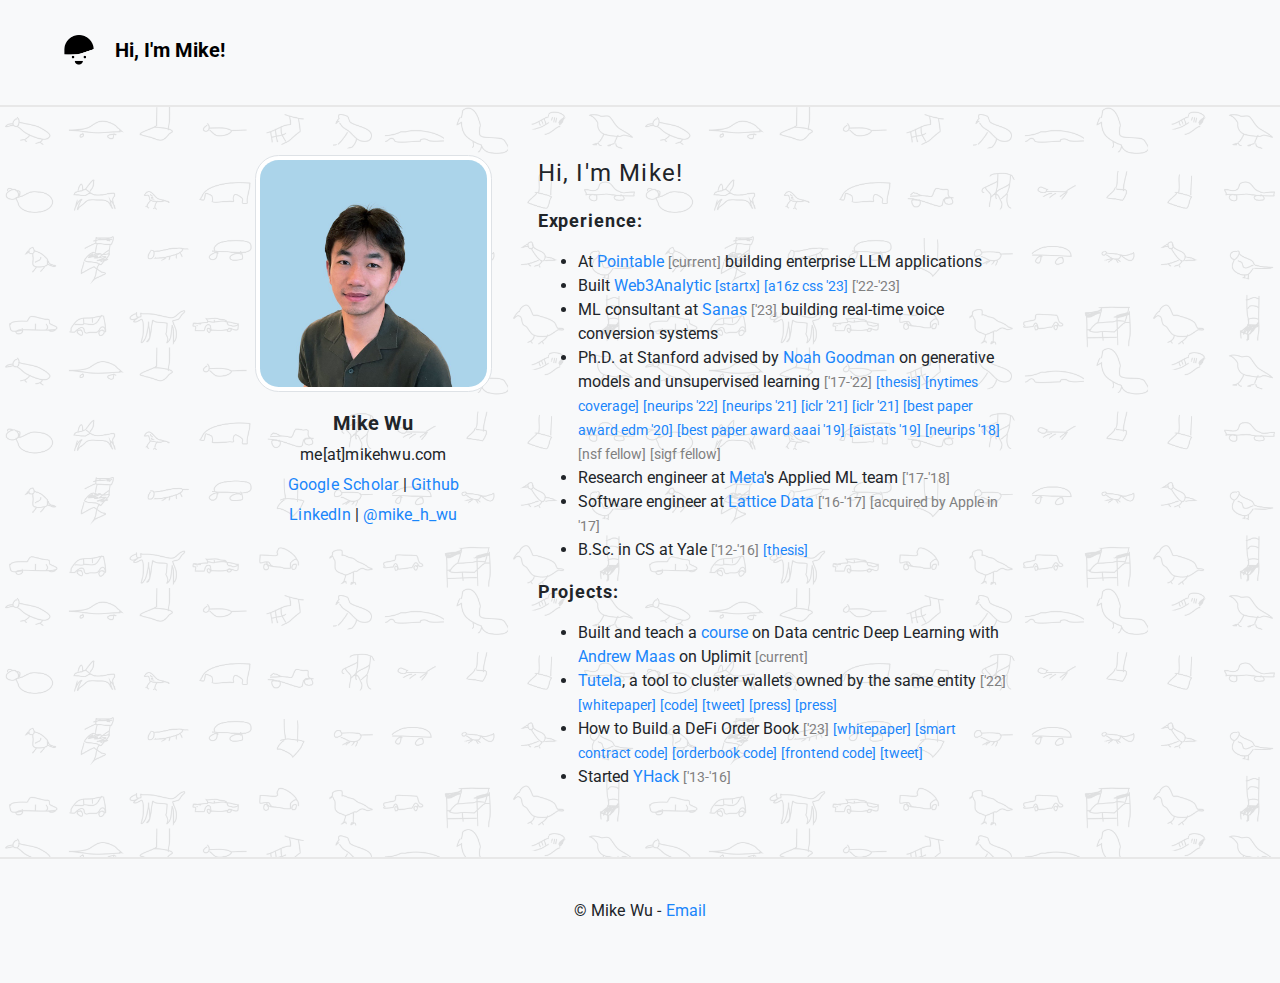
<file: index.html>
<!DOCTYPE html>
<html>
  <head>
    <!-- meta tags -->
    <meta charset="utf-8">
    <meta http-equiv="X-UA-Compatible" content="chrome=1">
    <meta name="viewport" content="width=device-width, initial-scale=1, user-scalable=no">
    <meta name="keywords" content="Mike Wu, Hongfei, Mike, Wu, Stanford, Yale, Invrea, machine learning, AI">
    <meta name="author" content="Mike Wu">
    <meta name="description" content="I'm Mike Wu!">

    <!-- css inclusions. -->
    <link rel='stylesheet' href='css/style.css' />
    <script src="https://code.jquery.com/jquery-3.3.1.slim.min.js" integrity="sha384-q8i/X+965DzO0rT7abK41JStQIAqVgRVzpbzo5smXKp4YfRvH+8abtTE1Pi6jizo" crossorigin="anonymous"></script>
    <script src="https://cdnjs.cloudflare.com/ajax/libs/popper.js/1.14.7/umd/popper.min.js" integrity="sha384-UO2eT0CpHqdSJQ6hJty5KVphtPhzWj9WO1clHTMGa3JDZwrnQq4sF86dIHNDz0W1" crossorigin="anonymous"></script>
    <link rel="stylesheet" href="https://stackpath.bootstrapcdn.com/bootstrap/4.3.1/css/bootstrap.min.css" integrity="sha384-ggOyR0iXCbMQv3Xipma34MD+dH/1fQ784/j6cY/iJTQUOhcWr7x9JvoRxT2MZw1T" crossorigin="anonymous">
    <link href="https://fonts.googleapis.com/css?family=Roboto&display=swap" rel="stylesheet">
    <script src="https://stackpath.bootstrapcdn.com/bootstrap/4.3.1/js/bootstrap.min.js" integrity="sha384-JjSmVgyd0p3pXB1rRibZUAYoIIy6OrQ6VrjIEaFf/nJGzIxFDsf4x0xIM+B07jRM" crossorigin="anonymous"></script>
    <meta name="google-site-verification" content="gqABhyTbrCW1CtRqLqXhK3j909rFVxeYsQjeY5fTp74" />
    <!-- favicon link. -->
    <link rel='icon' href='favicon.png' />
    <link href="https://fonts.googleapis.com/css?family=Roboto" rel="stylesheet">
    <!-- client-side javascript. -->
    <title> Mike Wu | Home </title>
  </head>
  <!-- Google tag (gtag.js) -->
  <script async src="https://www.googletagmanager.com/gtag/js?id=G-D5520DGEK2"></script>
  <script>
    window.dataLayer = window.dataLayer || [];
    function gtag(){dataLayer.push(arguments);}
    gtag('js', new Date());
    gtag('config', 'G-D5520DGEK2');
  </script>
  <body class="d-flex flex-column new">
    <header>
      <nav class="navbar navbar-expand-lg navbar-light navbar-custom">
        <a class="navbar-brand" href="./index.html">
          <img src="./img/favicon.png" width="30" height="30" class="d-inline-block align-top" alt="">
          <span id="navbar-name" style='color: black'>Hi, I'm Mike!</span>
        </a>
        <button class="navbar-toggler" type="button" data-toggle="collapse" data-target="#navbarNav" aria-controls="navbarNav" aria-expanded="false" aria-label="Toggle navigation">
          <span class="navbar-toggler-icon"></span>
        </button>
      </nav>
    </header>
    <main>
      <div id="wrapper">
        <div class="container">
          <div class="section-about section-minimize section" id="section-small">
            <div class="info-minimize">
              <div class="profile-image">
                <img class="img-thumbnail" src="./img/profile.jpeg" border="0" style='border-radius: 10%;'>
              </div>
              <p style='font-size: 20px;''>
                <b>Mike Wu</b><br />
                <span style='font-size: 16px'>me[at]mikehwu.com</span><br />
                <span style='font-size:16px'>
                  <a href="https://scholar.google.com/citations?user=yVmdPsPEIFIC&hl=en&oi=ao">Google Scholar</a> | <a target="_blank" href="https://github.com/mhw32">Github</a><br />
                </span>
                <span style='font-size:16px'>
                  <a href="https://www.linkedin.com/in/mike-h-wu">LinkedIn</a> | <a  target="_blank" href="https://twitter.com/mike_h_wu">@mike_h_wu</a><br />
                </span>
              </p>
            </div>
            <div class="section-about-description section-about-minimize">
              <p style='text-align: left; font-size: 24px;'>
                Hi! I'm Mike.
              </p>
              <p style='text-align: left; font-size: 18px;'>
                <b>Experience:</b>
              </p>
              <p style='text-align: left; font-size: 18px;'>
                <ul>
                  <li>
                    At <a href="https://pointable.ai/">Pointable</a> <span style="font-size: 14px; color: gray">[current]</span> building enterprise LLM applications
                  </li>
                  <li>
                    Built <a href="https://www.web3analytic.xyz">Web3Analytic</a> <a href="https://startx.com/" style="font-size: 14px">[startx]</a> <a href="https://a16zcrypto.com/crypto-startup-school/" style="font-size: 14px">[a16z css '23]</a> <span style="font-size: 14px; color: gray">['22-'23]</span>
                  </li>
                  <li>
                    ML consultant at <a href="https://www.sanas.ai/">Sanas</a> <span style="font-size: 14px; color: gray">['23]</span> building real-time voice conversion systems
                  </li>
                  <li>
                    Ph.D. at Stanford advised by <a href="https://cocolab.stanford.edu/">Noah Goodman</a> on generative models and unsupervised learning <span style="font-size: 14px; color: gray">['17-'22]</span>  
                    <a href="https://drive.google.com/file/d/10IXi-RleFoG9L6G70TEKbAGd-v29R2Zz/view" style="font-size: 14px">[thesis]</a> <a href="https://www.nytimes.com/2021/07/20/technology/ai-education-neural-networks.html" style="font-size: 14px">[nytimes coverage]</a> <a href="https://arxiv.org/pdf/2205.09735.pdf" style="font-size: 14px">[neurips '22]</a> <a href="https://arxiv.org/pdf/2106.00769.pdf" style="font-size: 14px">[neurips '21]</a> <a href="https://arxiv.org/pdf/2010.07432.pdf" style="font-size: 14px">[iclr '21]</a> <a href="https://arxiv.org/pdf/2010.02037.pdf" style="font-size: 14px">[iclr '21]</a> <a href="https://arxiv.org/pdf/2002.00276.pdf" style="font-size: 14px">[best paper award edm '20]</a> <a href="https://arxiv.org/pdf/1809.01357.pdf" style="font-size: 14px">[best paper award aaai '19]</a> <a href="https://arxiv.org/pdf/1810.02555.pdf" style="font-size: 14px">[aistats '19]</a> <a href="https://arxiv.org/pdf/1802.05335.pdf" style="font-size: 14px">[neurips '18]</a> <span style="font-size: 14px; color: gray">[nsf fellow]</span> <span style="font-size: 14px; color: gray">[sigf fellow]</span>
                  </li>
                  <li>
                    Research engineer at <a href="https://ai.facebook.com">Meta</a>'s Applied ML team <span style="font-size: 14px; color: gray">['17-'18]</span>
                  </li>
                  <li>
                    Software engineer at <a href="https://www.linkedin.com/company/latticedata">Lattice Data</a> <span style="font-size: 14px; color: gray">['16-'17]</span> <span style="font-size: 14px; color: gray">[acquired by Apple in '17]</span>
                  </li>
                  <li>
                    B.Sc. in CS at Yale <span style="font-size: 14px; color: gray">['12-'16]</span> <a href="https://arxiv.org/pdf/2204.00443.pdf" style="font-size: 14px">[thesis]</a>
                  </li>
                </ul>
              </p>
              <p style='text-align: left; font-size: 18px;'>
                <b>Projects:</b>
              </p>
              <p style='text-align: left; font-size: 18px;'>
                <ul>
                  <li>
                    Built and teach a <a href="https://corise.com/course/data-centric-deep-learning">course</a> on Data centric Deep Learning with <a href="https://ai.stanford.edu/~amaas/">Andrew Maas</a> on Uplimit <span style="font-size: 14px; color: gray">[current]</span>
                  </li>
                  <li>
                    <a href="https://tutela.xyz/">Tutela</a>, a tool to cluster  wallets owned by the same entity <span style="font-size: 14px; color: gray">['22]</span> <a href="https://arxiv.org/abs/2201.06811" style="font-size: 14px">[whitepaper]</a> <a href="https://github.com/pareto-xyz/tutela-app" style="font-size: 14px">[code]</a> <a href="https://twitter.com/mike_h_wu/status/1491199494138253313" style="font-size: 14px">[tweet]</a> <a href="https://www.stanfordcrypto.io/chats/tutela" style="font-size: 14px">[press]</a> <a href="https://golem.foundation/2022/02/07/interview-Tutela.html" style="font-size: 14px">[press]</a>
                  </li>
                  <li>
                    How to Build a DeFi Order Book <span style="font-size: 14px; color: gray">['23]</span> <a href="https://github.com/pareto-xyz/pareto-order-book-whitepaper/blob/main/how_to_orderbook.pdf" style="font-size: 14px">[whitepaper]</a> <a href="https://github.com/pareto-xyz/pareto-core-v1" style="font-size: 14px">[smart contract code]</a> <a href="https://github.com/pareto-xyz/pareto-orderbook-v1" style="font-size: 14px">[orderbook code]</a> <a href="https://github.com/pareto-xyz/pareto-app-v1" style="font-size: 14px">[frontend code]</a> <a href="https://twitter.com/mike_h_wu/status/1626295784638681093?s=20" style="font-size: 14px">[tweet]</a>
                  </li>
                  <li>
                    Started <a href="https://yhack.org/">YHack</a> <span style="font-size: 14px; color: gray">['13-'16]</span> 
                  </li>
                </ul>
              </p>
            </div>
            <br/>
          </div>
          <div class="section-about section" id="section-big">
            <div class="row">
              <div class="col-4" style='text-align: center;'>
                <div class="profile-image">
                  <img class="img-thumbnail" src="./img/profile.jpeg" border="0" style='border-radius: 10%;'>
                </div>
                <div style='font-size: 20px'>
                  <p>
                    <b>Mike Wu</b><br />
                    <span style='font-size: 16px'>me[at]mikehwu.com</span><br />
                    <span style='font-size:16px'>
                      <a href="https://scholar.google.com/citations?user=yVmdPsPEIFIC&hl=en&oi=ao">Google Scholar</a> | <a target="_blank" href="https://github.com/mhw32">Github</a><br />
                    </span>
                    <span style='font-size:16px'>
                      <a href="https://www.linkedin.com/in/mike-h-wu">LinkedIn</a> | <a  target="_blank" href="https://twitter.com/mike_h_wu">@mike_h_wu</a><br />
                    </span>
                  </p>
                </div>
              </div>
              <div class="col-8">
                <div class="section-about-description">
                  <p style='text-align: left; font-size: 24px;'>
                    Hi, I'm Mike!
                  </p>
                  <p style='text-align: left; font-size: 18px;'>
                    <b>Experience:</b>
                  </p>
                  <p style='text-align: left; font-size: 18px;'>
                    <ul>
                      <li>
                        At <a href="https://pointable.ai/">Pointable</a> <span style="font-size: 14px; color: gray">[current]</span> building enterprise LLM applications
                      </li>
                      <li>
                        Built <a href="https://www.web3analytic.xyz">Web3Analytic</a> <a href="https://startx.com/" style="font-size: 14px">[startx]</a> <a href="https://a16zcrypto.com/crypto-startup-school/" style="font-size: 14px">[a16z css '23]</a> <span style="font-size: 14px; color: gray">['22-'23]</span>
                      </li>
                      <li>
                        ML consultant at <a href="https://www.sanas.ai/">Sanas</a> <span style="font-size: 14px; color: gray">['23]</span> building real-time voice conversion systems
                      </li>
                      <li>
                        Ph.D. at Stanford advised by <a href="https://cocolab.stanford.edu/">Noah Goodman</a> on generative models and unsupervised learning <span style="font-size: 14px; color: gray">['17-'22]</span>  
                        <a href="https://drive.google.com/file/d/10IXi-RleFoG9L6G70TEKbAGd-v29R2Zz/view" style="font-size: 14px">[thesis]</a> <a href="https://www.nytimes.com/2021/07/20/technology/ai-education-neural-networks.html" style="font-size: 14px">[nytimes coverage]</a> <a href="https://arxiv.org/pdf/2205.09735.pdf" style="font-size: 14px">[neurips '22]</a> <a href="https://arxiv.org/pdf/2106.00769.pdf" style="font-size: 14px">[neurips '21]</a> <a href="https://arxiv.org/pdf/2010.07432.pdf" style="font-size: 14px">[iclr '21]</a> <a href="https://arxiv.org/pdf/2010.02037.pdf" style="font-size: 14px">[iclr '21]</a> <a href="https://arxiv.org/pdf/2002.00276.pdf" style="font-size: 14px">[best paper award edm '20]</a> <a href="https://arxiv.org/pdf/1809.01357.pdf" style="font-size: 14px">[best paper award aaai '19]</a> <a href="https://arxiv.org/pdf/1810.02555.pdf" style="font-size: 14px">[aistats '19]</a> <a href="https://arxiv.org/pdf/1802.05335.pdf" style="font-size: 14px">[neurips '18]</a> <span style="font-size: 14px; color: gray">[nsf fellow]</span> <span style="font-size: 14px; color: gray">[sigf fellow]</span>
                      </li>
                      <li>
                        Research engineer at <a href="https://ai.facebook.com">Meta</a>'s Applied ML team <span style="font-size: 14px; color: gray">['17-'18]</span>
                      </li>
                      <li>
                        Software engineer at <a href="https://www.linkedin.com/company/latticedata">Lattice Data</a> <span style="font-size: 14px; color: gray">['16-'17]</span> <span style="font-size: 14px; color: gray">[acquired by Apple in '17]</span>
                      </li>
                      <li>
                        B.Sc. in CS at Yale <span style="font-size: 14px; color: gray">['12-'16]</span> <a href="https://arxiv.org/pdf/2204.00443.pdf" style="font-size: 14px">[thesis]</a>
                      </li>
                    </ul>
                  </p>
                  <p style='text-align: left; font-size: 18px;'>
                    <b>Projects:</b>
                  </p>
                  <p style='text-align: left; font-size: 18px;'>
                    <ul>
                      <li>
                        Built and teach a <a href="https://corise.com/course/data-centric-deep-learning">course</a> on Data centric Deep Learning with <a href="https://ai.stanford.edu/~amaas/">Andrew Maas</a> on Uplimit <span style="font-size: 14px; color: gray">[current]</span>
                      </li>
                      <li>
                        <a href="https://tutela.xyz/">Tutela</a>, a tool to cluster  wallets owned by the same entity <span style="font-size: 14px; color: gray">['22]</span> <a href="https://arxiv.org/abs/2201.06811" style="font-size: 14px">[whitepaper]</a> <a href="https://github.com/pareto-xyz/tutela-app" style="font-size: 14px">[code]</a> <a href="https://twitter.com/mike_h_wu/status/1491199494138253313" style="font-size: 14px">[tweet]</a> <a href="https://www.stanfordcrypto.io/chats/tutela" style="font-size: 14px">[press]</a> <a href="https://golem.foundation/2022/02/07/interview-Tutela.html" style="font-size: 14px">[press]</a>
                      </li>
                      <li>
                        How to Build a DeFi Order Book <span style="font-size: 14px; color: gray">['23]</span> <a href="https://github.com/pareto-xyz/pareto-order-book-whitepaper/blob/main/how_to_orderbook.pdf" style="font-size: 14px">[whitepaper]</a> <a href="https://github.com/pareto-xyz/pareto-core-v1" style="font-size: 14px">[smart contract code]</a> <a href="https://github.com/pareto-xyz/pareto-orderbook-v1" style="font-size: 14px">[orderbook code]</a> <a href="https://github.com/pareto-xyz/pareto-app-v1" style="font-size: 14px">[frontend code]</a> <a href="https://twitter.com/mike_h_wu/status/1626295784638681093?s=20" style="font-size: 14px">[tweet]</a>
                      </li>
                      <li>
                        Started <a href="https://yhack.org/">YHack</a> <span style="font-size: 14px; color: gray">['13-'16]</span> 
                      </li>
                    </ul>
                  </p>
                </div>
              </div>
            </div>
          </div>
        </div>
      </div>
    </main>
    <footer id="sticky-footer" class="py-4 bg-light">
      <div class="container text-center" style="padding-top: 1rem !important;">
        <p>&copy; Mike Wu - <a href="mailto:me@mikehwu.com">Email</a></p>
      </div>
    </footer>
  </body>
</html>
<script>
  // resize
  function ProfileResize(eventSize) {
    if ($(window).width() < eventSize) {
      $('#section-big').hide();
      $('#section-small').show();
    } else {
      $('#section-big').show();
      $('#section-small').hide();
    }
  }
  $("document").ready(function(){
    ProfileResize(750);
  });
  $(window).resize(function() {
    console.log('here');
    console.log($(window).width());
    ProfileResize(750);
  });
</script>
</file>
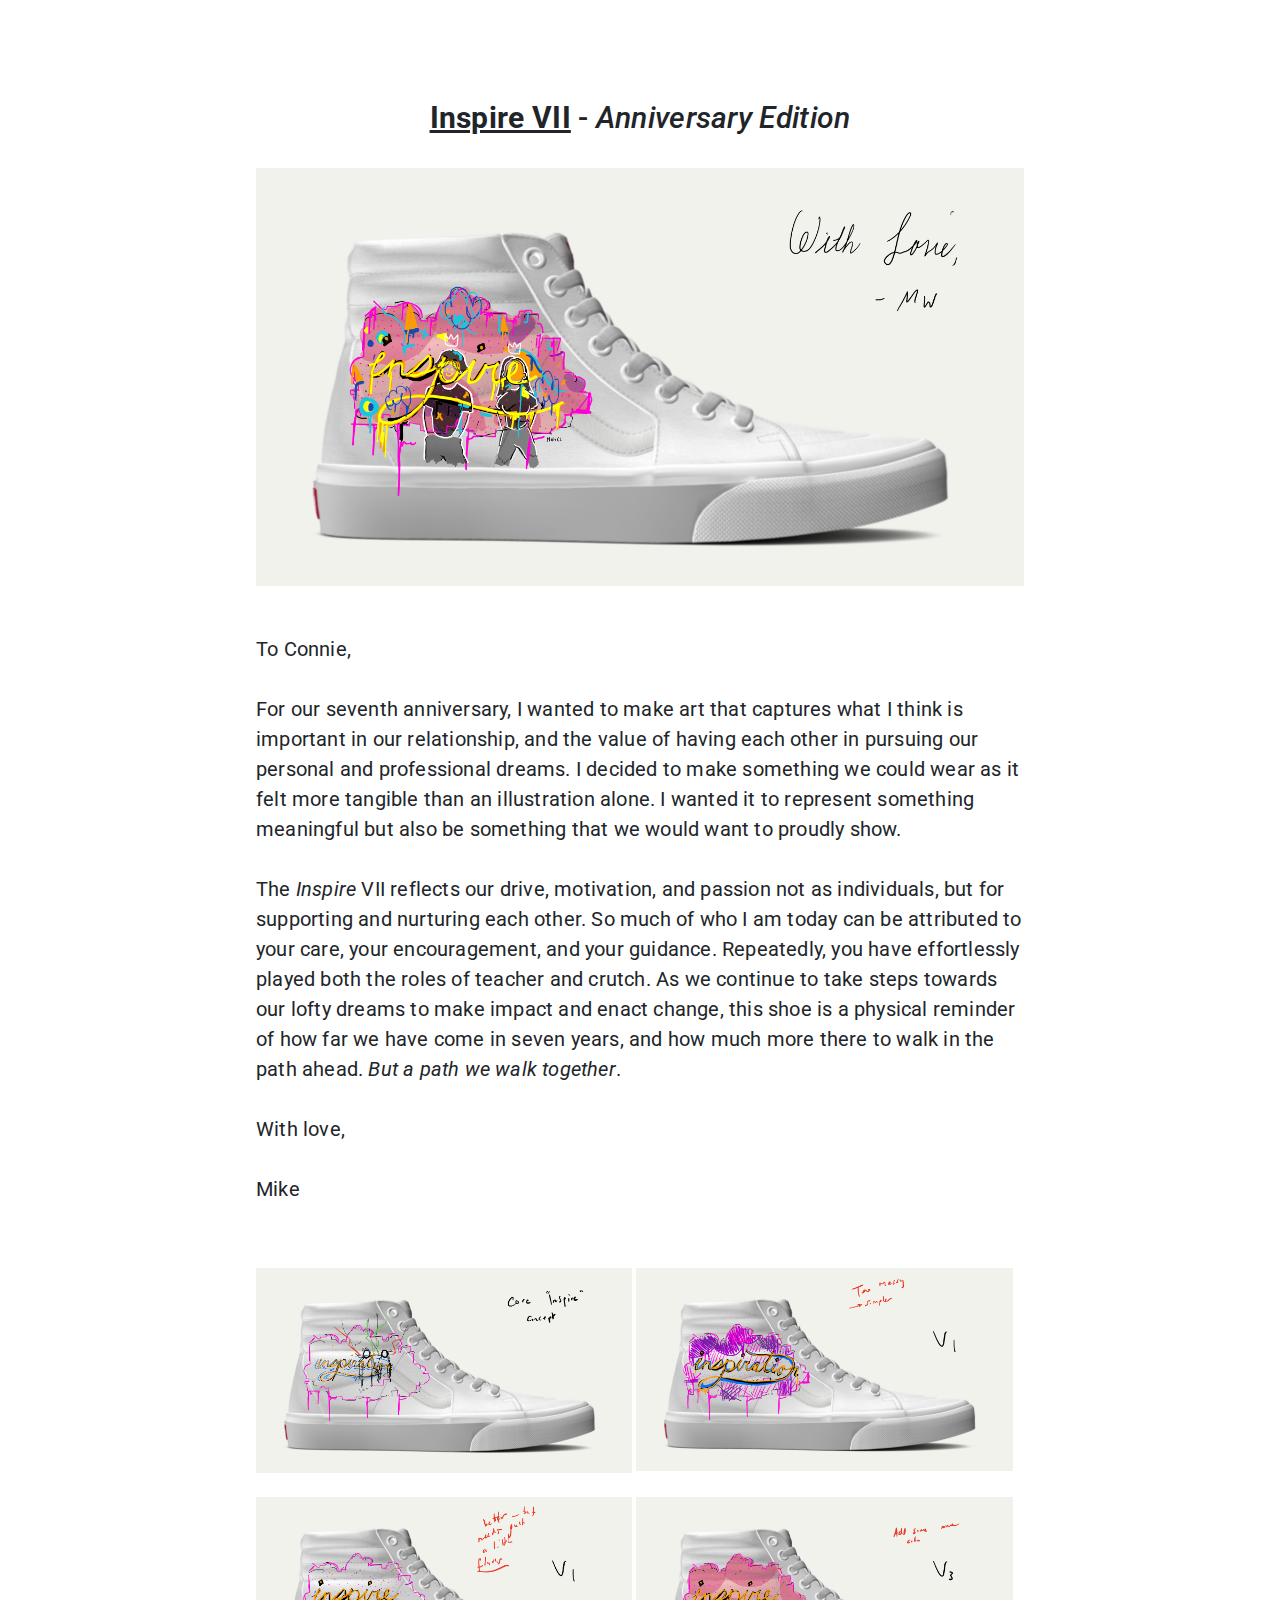
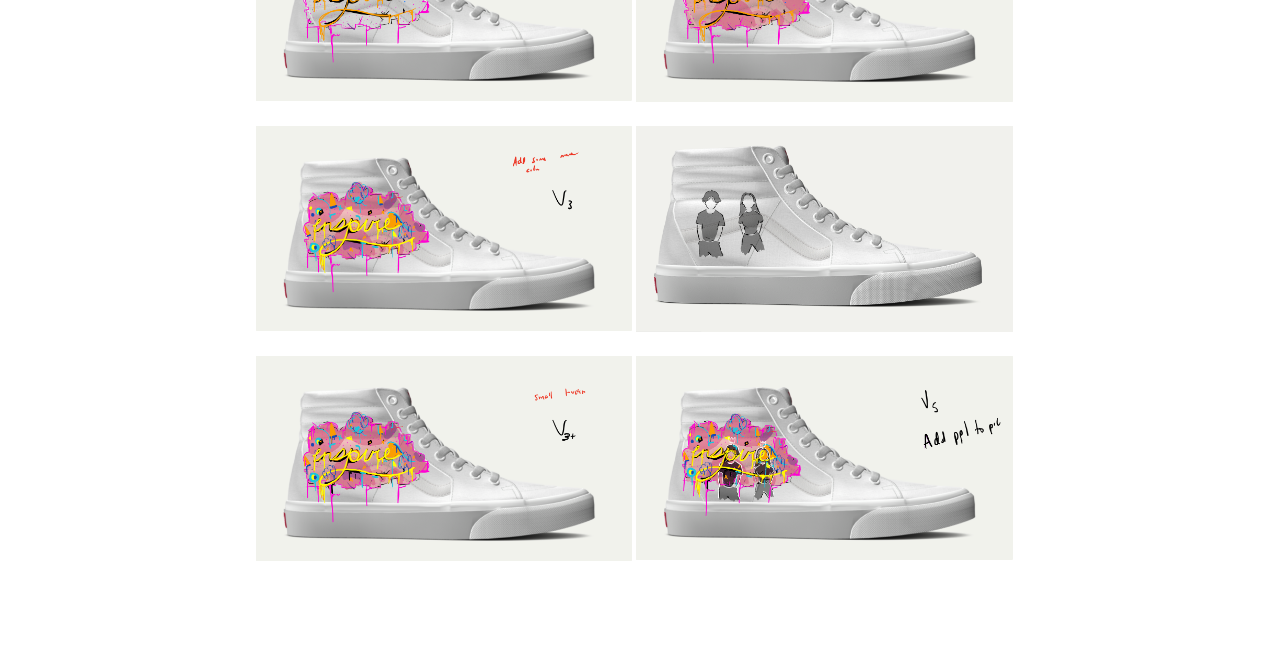
<file: inspire.html>
<!DOCTYPE html>
<html>
  <head>
    <!-- meta tags -->
    <meta charset="utf-8">
    <meta http-equiv="X-UA-Compatible" content="chrome=1">
    <meta name="viewport" content="width=device-width, initial-scale=1, user-scalable=no">
    <meta name="keywords" content="Mike Wu, Hongfei, Mike, Wu, Yale, Invrea, machine learning, AI">
    <meta name="author" content="Mike Wu">
    <meta name="description" content="I'm Mike Wu!">

    <!-- css inclusions. -->
    <link rel='stylesheet' href='css/style.css' />
    <script src="https://code.jquery.com/jquery-3.3.1.slim.min.js" integrity="sha384-q8i/X+965DzO0rT7abK41JStQIAqVgRVzpbzo5smXKp4YfRvH+8abtTE1Pi6jizo" crossorigin="anonymous"></script>
    <script src="https://cdnjs.cloudflare.com/ajax/libs/popper.js/1.14.7/umd/popper.min.js" integrity="sha384-UO2eT0CpHqdSJQ6hJty5KVphtPhzWj9WO1clHTMGa3JDZwrnQq4sF86dIHNDz0W1" crossorigin="anonymous"></script>
    <link rel="stylesheet" href="https://stackpath.bootstrapcdn.com/bootstrap/4.3.1/css/bootstrap.min.css" integrity="sha384-ggOyR0iXCbMQv3Xipma34MD+dH/1fQ784/j6cY/iJTQUOhcWr7x9JvoRxT2MZw1T" crossorigin="anonymous">
    <link href="https://fonts.googleapis.com/css?family=Roboto&display=swap" rel="stylesheet">
    <script src="https://stackpath.bootstrapcdn.com/bootstrap/4.3.1/js/bootstrap.min.js" integrity="sha384-JjSmVgyd0p3pXB1rRibZUAYoIIy6OrQ6VrjIEaFf/nJGzIxFDsf4x0xIM+B07jRM" crossorigin="anonymous"></script>
    <meta name="google-site-verification" content="gqABhyTbrCW1CtRqLqXhK3j909rFVxeYsQjeY5fTp74" />
    <!-- favicon link. -->
    <link rel='icon' href='favicon.png' />
    <link href="https://fonts.googleapis.com/css?family=Roboto" rel="stylesheet">
    <!-- client-side javascript. -->
    <title> Mike Wu | Home </title>

    <script>
      (function(i,s,o,g,r,a,m){i['GoogleAnalyticsObject']=r;i[r]=i[r]||function(){
      (i[r].q=i[r].q||[]).push(arguments)},i[r].l=1*new Date();a=s.createElement(o),
      m=s.getElementsByTagName(o)[0];a.async=1;a.src=g;m.parentNode.insertBefore(a,m)
      })(window,document,'script','https://www.google-analytics.com/analytics.js','ga');

      ga('create', 'UA-88659652-1', 'auto');
      ga('send', 'pageview');
    </script>
  </head>
  <body class="d-flex flex-column">
    <main>
      <div style='margin: 100px auto; text-align: center'>
        <div>
          <h3 style='font-size: 30px'><u><b>Inspire VII</b></u> - <i>Anniversary Edition</i></h3>
        </div>
        <br />
        <div>
          <img src="./img/inspire/final.png" width="60%"class="d-inline-block align-top" alt="">
        </div>
        <br />
        <br />
        <div style='text-align: left; margin: 0 20%'>
          <p style='font-size: 20px;'>
            To Connie,
            <br />
            <br />
            For our seventh anniversary, I wanted to make art that captures what I think is important in our relationship, and the value of having each other in pursuing our personal and professional dreams.
            I decided to make something we could wear as it felt more tangible than an illustration alone. I wanted it to represent something meaningful but also be something that we would want to proudly show.
            <br />
            <br />
            The <i>Inspire</i> VII reflects our drive, motivation, and passion not as individuals, but for supporting and nurturing each other. So much of who I am today can be attributed to your care, your encouragement, and your guidance. Repeatedly, you have effortlessly played both the roles of teacher and crutch. As we continue to take steps towards our lofty dreams to make impact and enact change, this shoe is a physical reminder of how far we have come in seven years, and how much more there to walk in the path ahead. <i>But a path we walk together</i>.
            <br />
            <br />
            With love,
            <br />
            <br />
            Mike
          </p>
          <br />
        </div>
        <br />
        <div style='text-align: left; margin: 0 20%'>
          <div style='text-align: left'>
            <img src="./img/inspire/step1.png"
            width="49%"class="d-inline-block align-top" alt="">
            <img src="./img/inspire/step2.png" width="49%"class="d-inline-block align-top" alt="">
            <br/><br/>
            <img src="./img/inspire/step3.png" width="49%"class="d-inline-block align-top" alt="">
            <img src="./img/inspire/step4.png" width="49%"class="d-inline-block align-top" alt="">
            <br/><br/>
            <img src="./img/inspire/step5.png" width="49%"class="d-inline-block align-top" alt="">
            <img src="./img/inspire/step6.png" width="49%"class="d-inline-block align-top" alt="">
            <br/><br/>
            <img src="./img/inspire/step7.png" width="49%"class="d-inline-block align-top" alt="">
            <img src="./img/inspire/step8.png" width="49%"class="d-inline-block align-top" alt="">
          </div>
        </div>
      </div>
    </main>
  </body>
</html>
<script>
  function ProfileResize(eventSize) {
    if ($(window).width() < eventSize) {
      $('#section-big').hide();
      $('#section-small').show();
    } else {
      $('#section-big').show();
      $('#section-small').hide();
    }
  }
  $("document").ready(function(){
    ProfileResize(750);
  });
  $(window).resize(function() {
    console.log('here');
    console.log($(window).width());
    ProfileResize(750);
  });
</script>
</file>
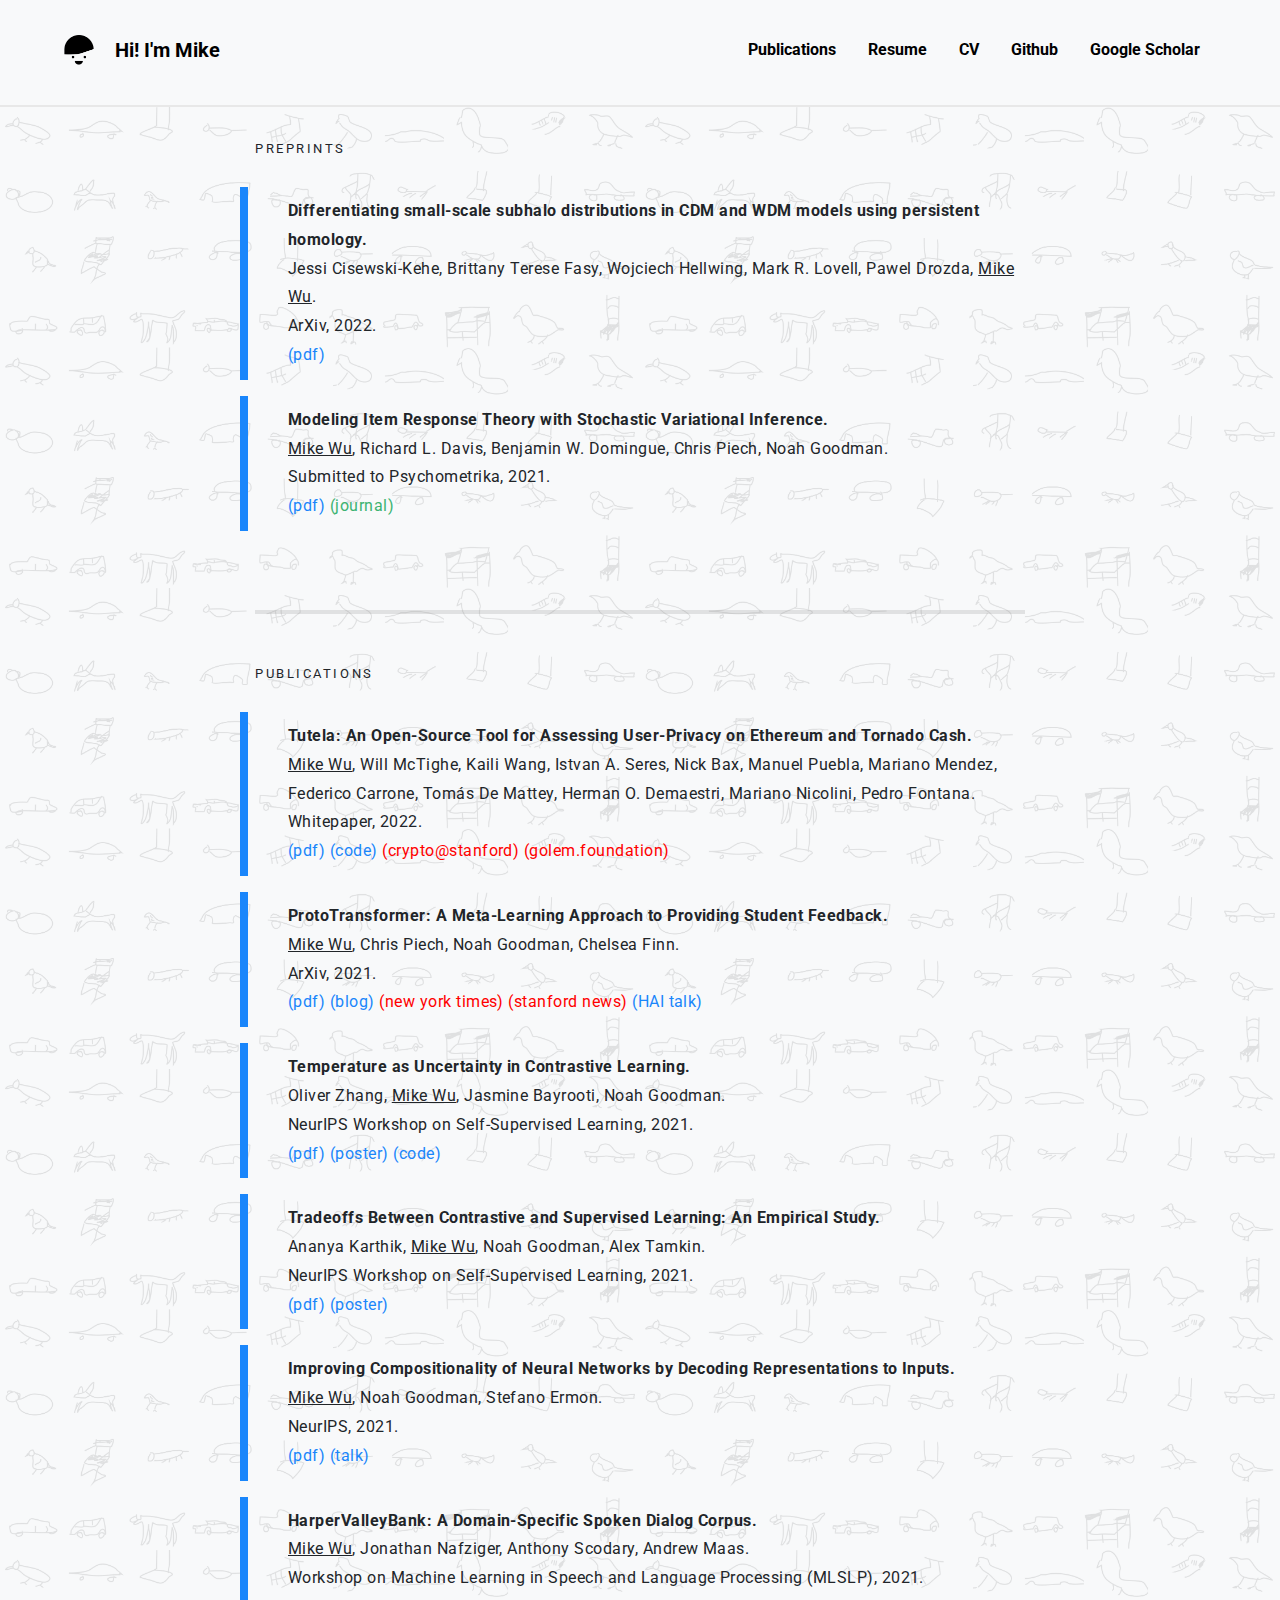
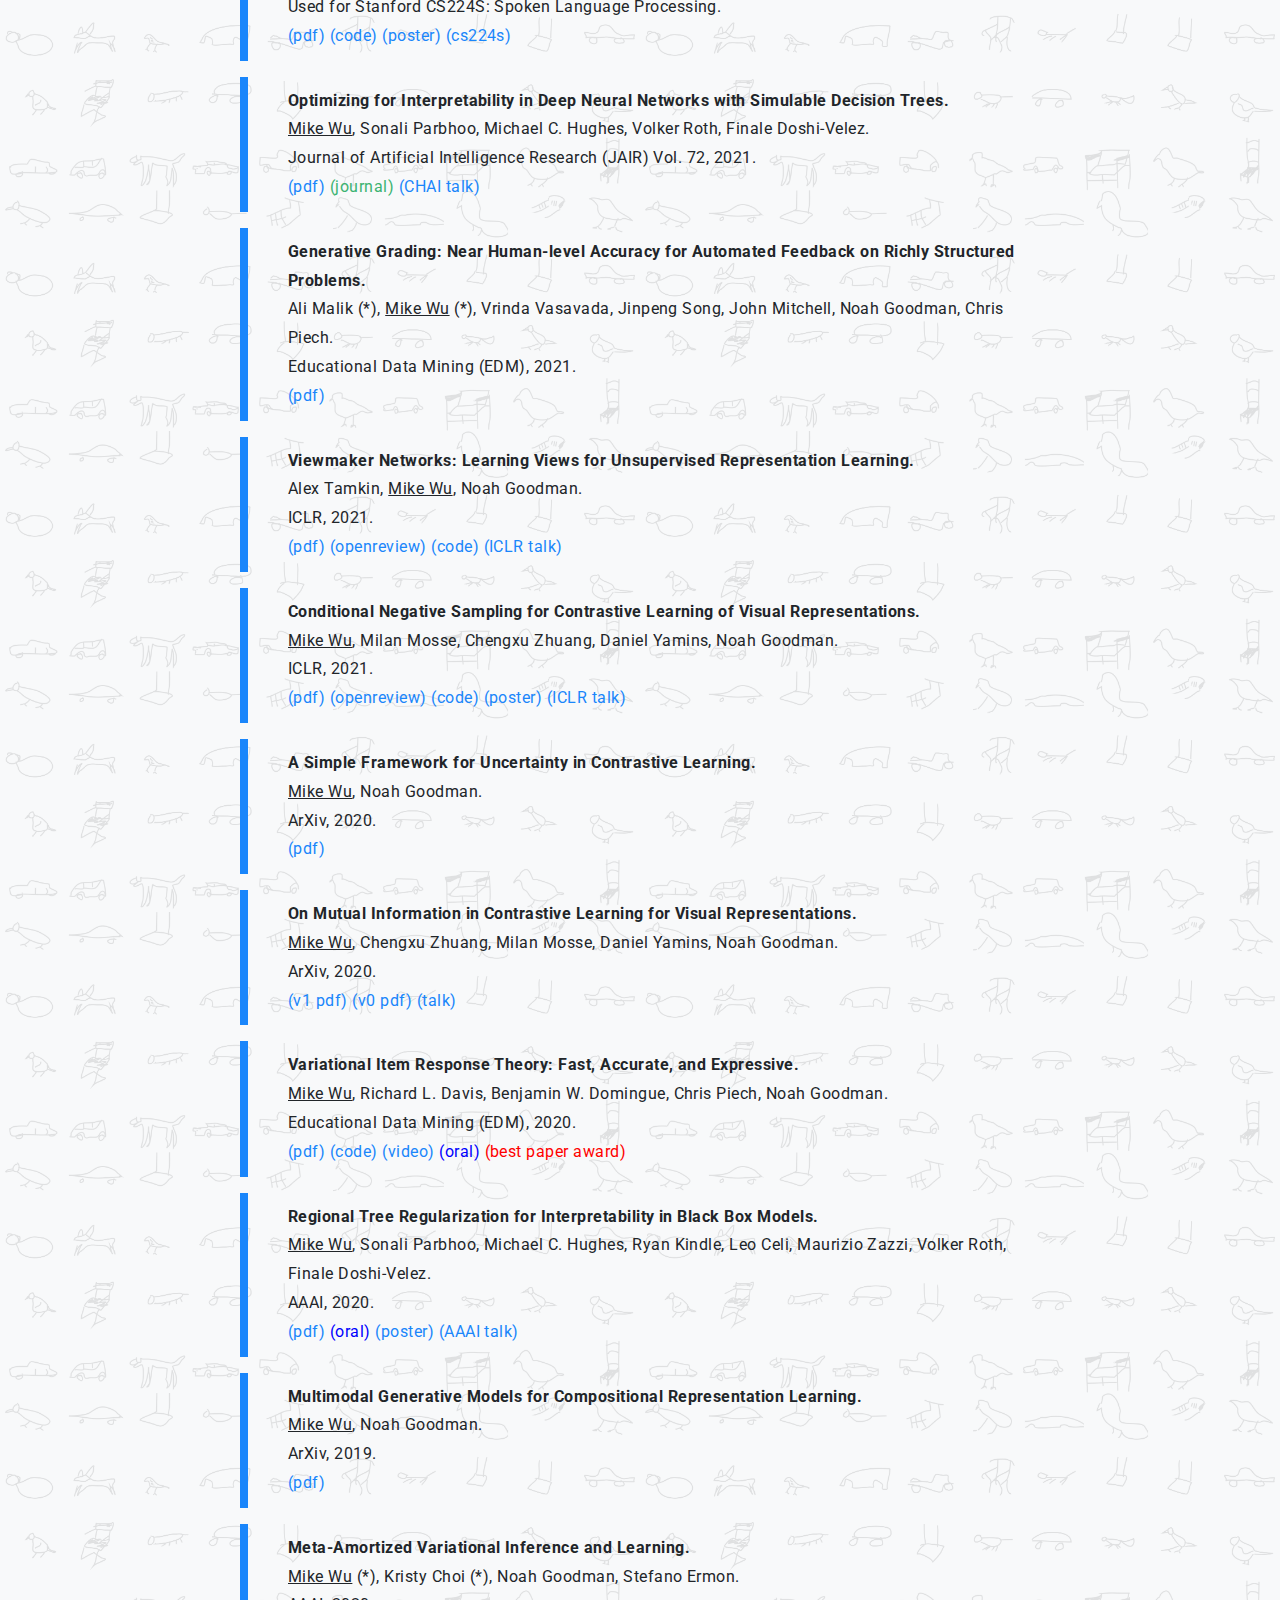
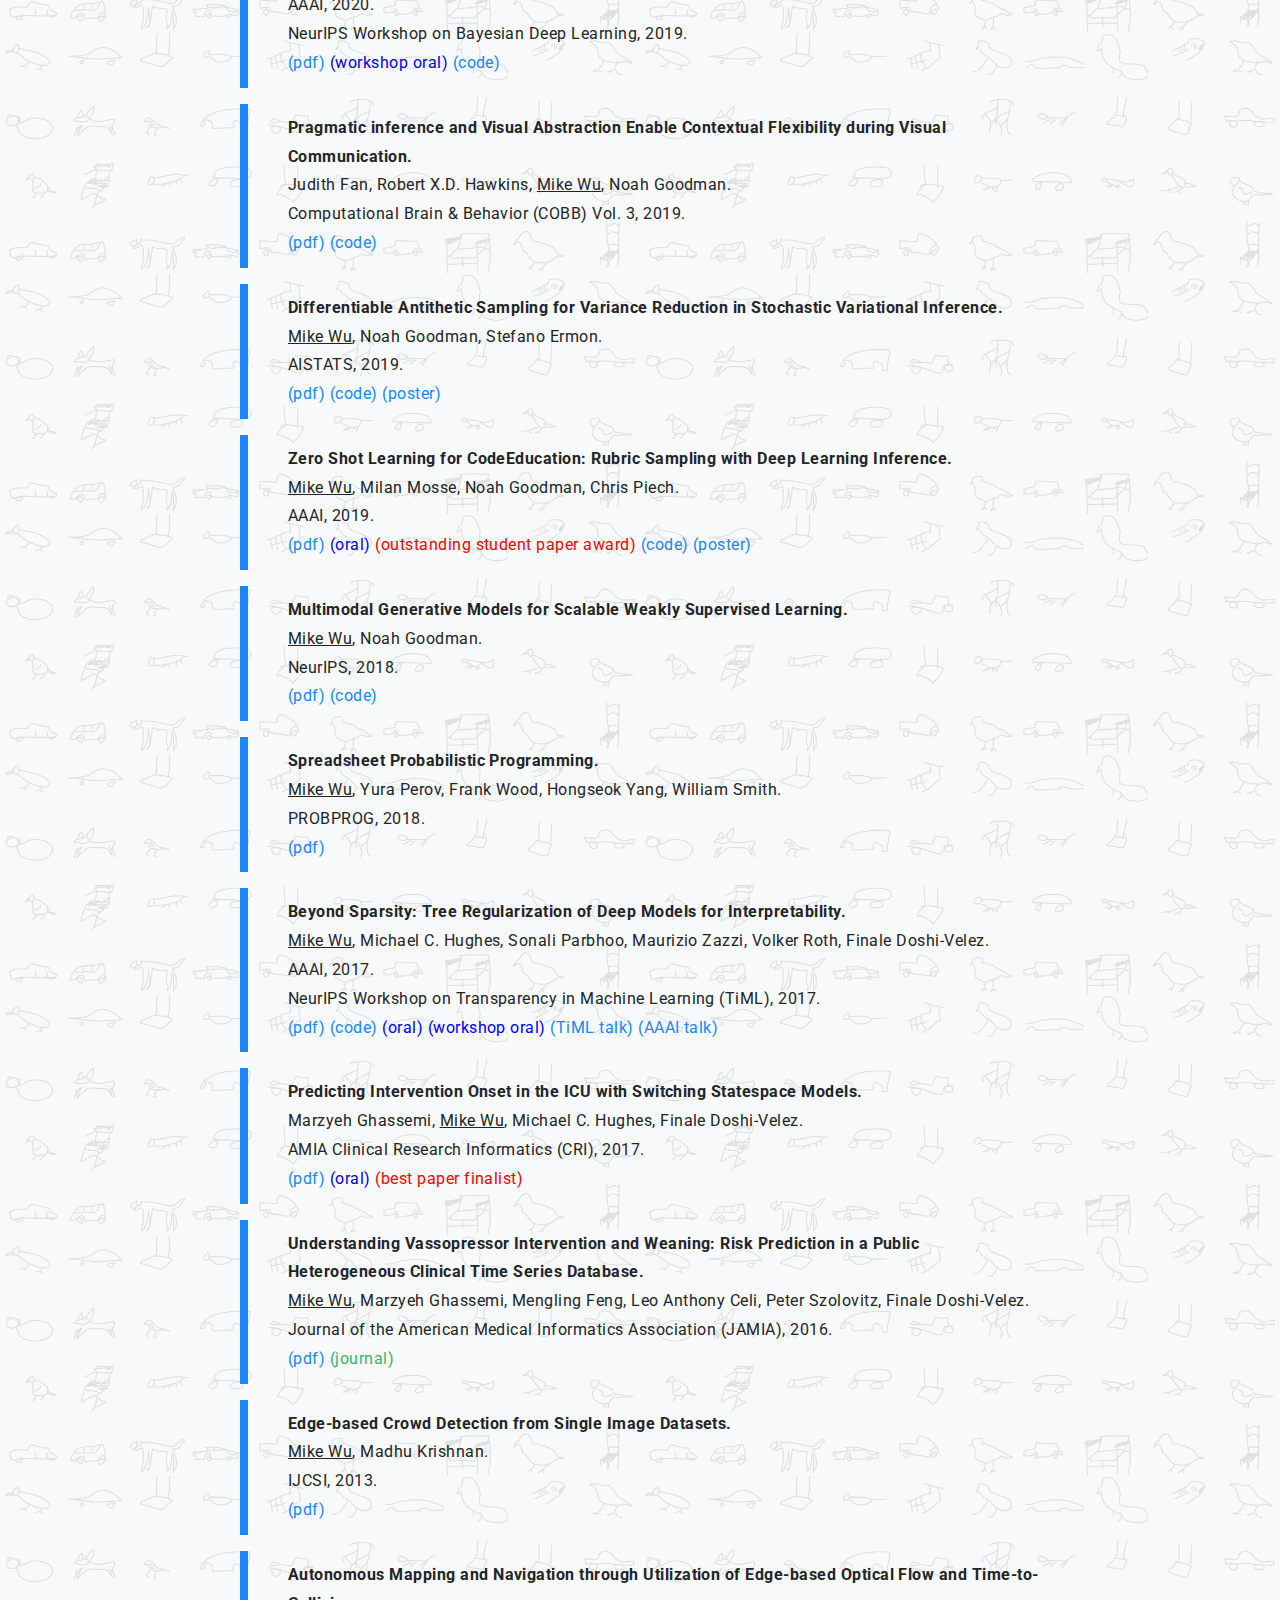
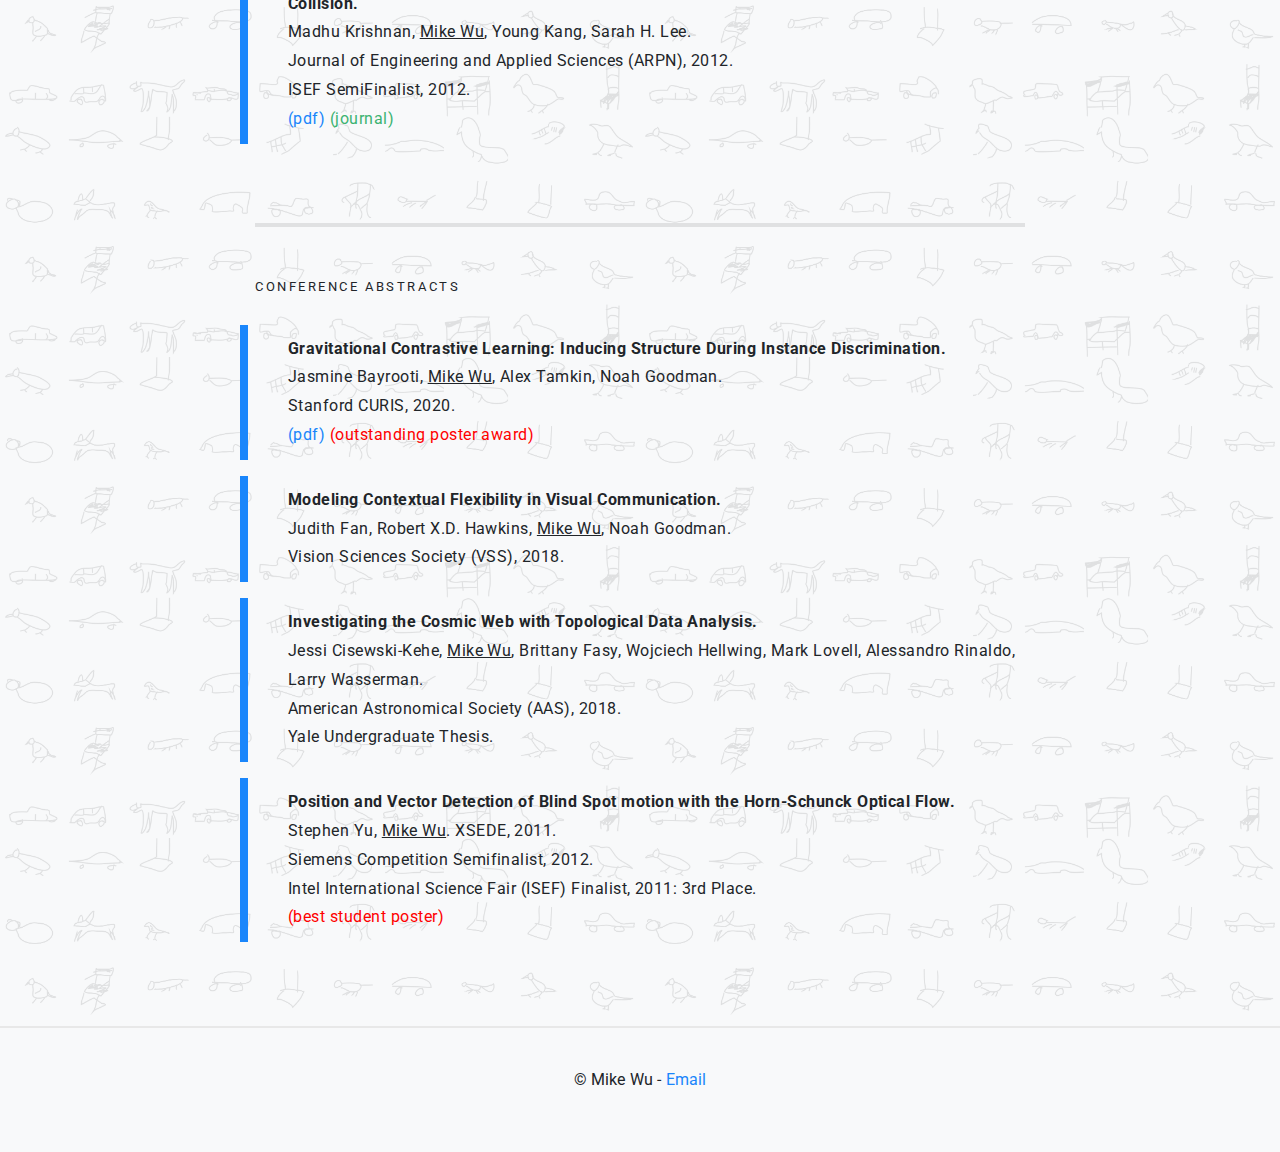
<file: publications.html>
<!DOCTYPE html>
<html>
  <head>
    <!-- meta tags -->
    <meta charset="utf-8">
    <meta http-equiv="X-UA-Compatible" content="chrome=1">
    <meta name="viewport" content="width=device-width, initial-scale=1, user-scalable=no">
    <meta name="keywords" content="Mike Wu, Hongfei, Mike, Wu, Yale, Invrea, machine learning, AI">
    <meta name="author" content="Mike Wu">
    <meta name="description" content="I'm Mike Wu!">

    <!-- css inclusions. -->
    <link rel='stylesheet' href='css/style.css' />
    <script src="https://code.jquery.com/jquery-3.3.1.slim.min.js" integrity="sha384-q8i/X+965DzO0rT7abK41JStQIAqVgRVzpbzo5smXKp4YfRvH+8abtTE1Pi6jizo" crossorigin="anonymous"></script>
    <script src="https://cdnjs.cloudflare.com/ajax/libs/popper.js/1.14.7/umd/popper.min.js" integrity="sha384-UO2eT0CpHqdSJQ6hJty5KVphtPhzWj9WO1clHTMGa3JDZwrnQq4sF86dIHNDz0W1" crossorigin="anonymous"></script>
    <link rel="stylesheet" href="https://stackpath.bootstrapcdn.com/bootstrap/4.3.1/css/bootstrap.min.css" integrity="sha384-ggOyR0iXCbMQv3Xipma34MD+dH/1fQ784/j6cY/iJTQUOhcWr7x9JvoRxT2MZw1T" crossorigin="anonymous">
    <link href="https://fonts.googleapis.com/css?family=Roboto&display=swap" rel="stylesheet">
    <script src="https://stackpath.bootstrapcdn.com/bootstrap/4.3.1/js/bootstrap.min.js" integrity="sha384-JjSmVgyd0p3pXB1rRibZUAYoIIy6OrQ6VrjIEaFf/nJGzIxFDsf4x0xIM+B07jRM" crossorigin="anonymous"></script>
    <meta name="google-site-verification" content="gqABhyTbrCW1CtRqLqXhK3j909rFVxeYsQjeY5fTp74" />
    <!-- favicon link. -->
    <link rel='icon' href='favicon.png' />
    <link href="https://fonts.googleapis.com/css?family=Roboto" rel="stylesheet">
    <!-- client-side javascript. -->
    <title> Mike Wu | Publications</title>

    <script>
      (function(i,s,o,g,r,a,m){i['GoogleAnalyticsObject']=r;i[r]=i[r]||function(){
      (i[r].q=i[r].q||[]).push(arguments)},i[r].l=1*new Date();a=s.createElement(o),
      m=s.getElementsByTagName(o)[0];a.async=1;a.src=g;m.parentNode.insertBefore(a,m)
      })(window,document,'script','https://www.google-analytics.com/analytics.js','ga');

      ga('create', 'UA-88659652-1', 'auto');
      ga('send', 'pageview');
    </script>
  </head>
  <body class="d-flex flex-column">
    <header>
      <nav class="navbar navbar-expand-lg navbar-light navbar-custom">
        <a class="navbar-brand" href="./index.html">
          <img src="./img/favicon.png" width="30" height="30" class="d-inline-block align-top" alt="">
          <span id="navbar-name" style='color: black'>Hi! I'm Mike</span>
        </a>
        <button class="navbar-toggler" type="button" data-toggle="collapse" data-target="#navbarNav" aria-controls="navbarNav" aria-expanded="false" aria-label="Toggle navigation">
          <span class="navbar-toggler-icon"></span>
        </button>
        <div class="collapse navbar-collapse" id="navbarNav">
          <ul class="navbar-nav ml-auto"></ul>
            <li class="nav-item">
              <a class="nav-link" target="_blank" href="./publications.html"><b>Publications</b></a>
            </li>
            <li class="nav-item">
              <a class="nav-link" target="_blank" href="./wu_resume.pdf"><b>Resume</b></a>
            </li>
            <li class="nav-item">
              <a class="nav-link" target="_blank" href="./curriculum-vitae/wu_cv.pdf"><b>CV</b></a>
            </li>
            <li class="nav-item">
              <a class="nav-link" target="_blank" href="https://github.com/mhw32"><b>Github</b></a>
            </li>
            <li class="nav-item">
              <a class="nav-link" target="_blank" href="https://scholar.google.com/citations?user=yVmdPsPEIFIC&hl=en"><b>Google Scholar</b></a>
            </li>
          </ul>
        </div>
      </nav>
    </header>
    <main>
      <div id="wrapper">
        <div class="container">
          <div class="section-papers">
            <div class="section-papers-preprints section">
              <div class="section-title">
                <p>Preprints</p>
              </div>

              <div class="row">
                <ul>
                  <li>
                    <b>Differentiating small-scale subhalo distributions in CDM and WDM models using persistent homology.</b><br/>Jessi Cisewski-Kehe, Brittany Terese Fasy, Wojciech Hellwing, Mark R. Lovell, Pawel Drozda, <u>Mike Wu</u>.<br/>ArXiv, 2022.<br/><a href="https://arxiv.org/abs/2204.00443" target="_blank">(pdf)</a>
                  </li>
                </ul>
                <ul>
                  <li>
                    <b>Modeling Item Response Theory with Stochastic Variational Inference.</b><br/><u>Mike Wu</u>, Richard L. Davis, Benjamin W. Domingue, Chris Piech, Noah Goodman.<br/>Submitted to Psychometrika, 2021.<br/><a href="http://arxiv.org/abs/2108.11579" target="_blank">(pdf)</a> <span style="color: MediumSeaGreen">(journal)</span>
                  </li>
                </ul>
              </div>
            </div>
            <hr class="hr-strong mb-0.75">
            <div class="section-papers-published section">
              <div class="section-title">
                <p>Publications</p>
              </div>
              <div class="row">
                <ul>
                  <li>
                    <b>Tutela: An Open-Source Tool for Assessing User-Privacy on Ethereum and Tornado Cash.</b><br/><u>Mike Wu</u>, Will McTighe, Kaili Wang, Istvan A. Seres, Nick Bax, Manuel Puebla, Mariano Mendez, Federico Carrone, Tomás De Mattey, Herman O. Demaestri, Mariano Nicolini, Pedro Fontana.<br/>Whitepaper, 2022.<br/><a href="https://arxiv.org/abs/2201.06811" target="_blank">(pdf)</a> <a href="https://github.com/TutelaLabs/tutela-app" target="_blank">(code)</a> <a href="https://www.stanfordcrypto.io/chats/tutela"><span style="color: red">(crypto@stanford)</span></a> <a href="https://golem.foundation/2022/02/07/interview-Tutela.html"><span style="color: red">(golem.foundation)</span></a>
                  </li>
                </ul>
                <ul>
                  <li>
                    <b>ProtoTransformer: A Meta-Learning Approach to Providing Student Feedback.</b><br/> <u>Mike Wu</u>, Chris Piech, Noah Goodman, Chelsea Finn.<br/> ArXiv, 2021.<br/> <a href="https://arxiv.org/abs/2107.14035" target="_blank">(pdf)</a> <a href="https://ai.stanford.edu/blog/prototransformer" target="_blank">(blog)</a> <a href="https://www.nytimes.com/2021/07/20/technology/ai-education-neural-networks.html" target="_blank"><span style="color: red">(new york times)</span></a> <a href="https://news.stanford.edu/2021/07/27/ai-tool-streamlines-feedback-coding-homework" target="_blank"><span style="color: red">(stanford news)</span></a> <a href="https://drive.google.com/file/d/1KnAz11V_qXin6Ecu8jh5en4QPkI39toI/view?usp=sharing" target="_blank">(HAI talk)</a>
                  </li>
                </ul>
                <ul>
                  <li>
                    <b>Temperature as Uncertainty in Contrastive Learning.</b><br/> Oliver Zhang, <u>Mike Wu</u>, Jasmine Bayrooti, Noah Goodman.<br/> NeurIPS Workshop on Self-Supervised Learning, 2021. <br/><a href="https://arxiv.org/abs/2110.04403" target="_blank">(pdf)</a> <a href="https://sslneurips21.github.io/files/Poster/TaU.pdf" target="_blank">(poster)</a> <a href="https://github.com/mhw32/temperature-as-uncertainty-public">(code)</a>
                  </li>
                </ul>
                <ul>
                  <li>
                    <b>Tradeoffs Between Contrastive and Supervised Learning: An Empirical Study.</b><br/> Ananya Karthik, <u>Mike Wu</u>, Noah Goodman, Alex Tamkin.<br/> NeurIPS Workshop on Self-Supervised Learning, 2021. <br/><a href="https://sslneurips21.github.io/files/CameraReady/NeurIPS_SSL_Workshop_2021%20(5).pdf" target="_blank">(pdf)</a> <a href="https://sslneurips21.github.io/files/Poster/NeurIPS%20Poster.pdf" target="_blank">(poster)</a>
                  </li>
                </ul>
                <ul>
                  <li>
                    <b>Improving Compositionality of Neural Networks by Decoding Representations to Inputs.</b><br /> <u>Mike Wu</u>, Noah Goodman, Stefano Ermon.<br /> NeurIPS, 2021.<br /> <a href="https://arxiv.org/abs/2106.00769" target="_blank">(pdf)</a> <a href="https://drive.google.com/file/d/1d1zb0kf8RTetPMG39Q_ewu8vlHXCb1FX/view?usp=sharing" target="_blank">(talk)</a>
                  </li>
                </ul>
                <ul>
                  <li>
                    <b>HarperValleyBank: A Domain-Specific Spoken Dialog Corpus.</b><br /> <u>Mike Wu</u>, Jonathan Nafziger, Anthony Scodary, Andrew Maas.<br /> Workshop on Machine Learning in Speech and Language Processing (MLSLP), 2021.<br />Used for Stanford CS224S: Spoken Language Processing.<br /> <a href="http://arxiv.org/abs/2010.13929" target="_blank">(pdf)</a> <a href="https://github.com/cricketclub/gridspace-stanford-harper-valley" target="_blank">(code)</a> <a href="https://drive.google.com/file/d/1cF1DCapuCtBDbGf0UYeEK_KcQEMzVtnw/view?usp=sharing" target="_blank">(poster)</a> <a href="http://cs224s.stanford.edu" target="_blank">(cs224s)</a>
                  </li>
                </ul>
                <ul>
                  <li>
                    <b>Optimizing for Interpretability in Deep Neural Networks with Simulable Decision Trees.</b><br /> <u>Mike Wu</u>, Sonali Parbhoo, Michael C. Hughes, Volker Roth, Finale Doshi-Velez.<br />Journal of Artificial Intelligence Research (JAIR) Vol. 72, 2021.<br/> <a href="https://www.jair.org/index.php/jair/article/view/12558" target="_blank">(pdf)</a> <span style="color: MediumSeaGreen">(journal)</span> <a href="https://drive.google.com/file/d/1Ftw_0z1UJXQg47Ob4G4drQF34V2zbO9F/view?usp=sharing" target="_blank">(CHAI talk)</a>
                  </li>
                </ul>
                <ul>
                  <li>
                    <b>Generative Grading: Near Human-level Accuracy for Automated Feedback on Richly Structured Problems.</b><br/> Ali Malik (*), <u>Mike Wu</u> (*), Vrinda Vasavada, Jinpeng Song, John Mitchell, Noah Goodman, Chris Piech.<br/> Educational Data Mining (EDM), 2021.<br/> <a href="https://arxiv.org/abs/1905.09916" target="_blank">(pdf)</a>
                  </li>
                </ul>
                <ul>
                  <li>
                    <b>Viewmaker Networks: Learning Views for Unsupervised Representation Learning.</b><br/> Alex Tamkin, <u>Mike Wu</u>, Noah Goodman. <br/>ICLR, 2021.<br/> <a href="https://arxiv.org/abs/2010.07432" target="_blank">(pdf)</a> <a href="https://openreview.net/forum?id=enoVQWLsfyL" target="_blank">(openreview)</a> <a href="https://github.com/alextamkin/viewmaker" target="_blank">(code)</a> <a href="https://slideslive.at/38953959/viewmaker-networks-learning-views-for-unsupervised-representation-learning?ref=speaker-16998-latest" target="_blank">(ICLR talk)</a>
                  </li>
                </ul>
                <ul>
                  <li>
                    <b>Conditional Negative Sampling for Contrastive Learning of Visual Representations.</b><br/> <u>Mike Wu</u>, Milan Mosse, Chengxu Zhuang, Daniel Yamins, Noah Goodman.<br/> ICLR, 2021.<br/> <a href="https://arxiv.org/abs/2010.02037" target="_blank">(pdf)</a> <a href="https://openreview.net/forum?id=v8b3e5jN66j" target="_blank">(openreview)</a> <a href="https://github.com/mhw32/conditional-nce-public" target="_blank">(code)</a> <a href="https://drive.google.com/file/d/1-SNT32yYY-Xr9FcOhP_Z0umdrKxZ_XD4/view?usp=sharing" target="_blank">(poster)</a> <a href="https://drive.google.com/file/d/1Beq3psKyvC5flED2_qKIR7LKcgGU9hgr/view?usp=sharing" target="_blank">(ICLR talk)</a>
                  </li>
                </ul>
                <ul>
                  <li>
                    <b>A Simple Framework for Uncertainty in Contrastive Learning.</b><br/> <u>Mike Wu</u>, Noah Goodman.<br/> ArXiv, 2020.<br/> <a href="https://arxiv.org/abs/2010.02038" target="_blank">(pdf)</a>
                  </li>
                </ul>
                <ul>
                  <li>
                    <b>On Mutual Information in Contrastive Learning for Visual Representations.</b><br/> <u>Mike Wu</u>, Chengxu Zhuang, Milan Mosse, Daniel Yamins, Noah Goodman.<br/> ArXiv, 2020.<br/> <a href="http://arxiv.org/abs/2005.13149" target="_blank">(v1 pdf)</a> <a href="./papers/representation_view.pdf" target="_blank">(v0 pdf)</a> <a href="https://drive.google.com/file/d/10pRQTBhsG2pu1xYBll398g1qJxQP_NRO/view?usp=sharing" target="_blank">(talk)</a>
                  </li>
                </ul>
                <ul>
                  <li>
                    <b>Variational Item Response Theory: Fast, Accurate, and Expressive.</b><br/> <u>Mike Wu</u>, Richard L. Davis, Benjamin W. Domingue, Chris Piech, Noah Goodman.<br/> Educational Data Mining (EDM), 2020.<br/> <a href="https://arxiv.org/abs/2002.00276" target="_blank">(pdf)</a> <a href="https://github.com/mhw32/variational-item-response-theory-public" target="_blank">(code)</a> <a href="https://www.youtube.com/watch?v=OU7SffzDDZI" target="_blank">(video)</a> <span style="color: blue">(oral)</span> <span style="color: red">(best paper award)</span>
                  </li>
                </ul>
                <ul>
                  <li>
                    <b>Regional Tree Regularization for Interpretability in Black Box Models.</b><br/> <u>Mike Wu</u>, Sonali Parbhoo, Michael C. Hughes, Ryan Kindle, Leo Celi, Maurizio Zazzi, Volker Roth, Finale Doshi-Velez.<br/> AAAI, 2020.<br/> <a href="https://arxiv.org/abs/1908.04494" target="_blank">(pdf)</a> <span style="color: blue">(oral)</span> <a href="https://drive.google.com/file/d/1BcGuCBOdoEO8AozR7mExj8SMP-4-xpaN/view?usp=sharing" target="_blank">(poster)</a> <a href="https://drive.google.com/file/d/184QWz-kcRhRMBt9y5kbKMRuvfhp4xNl9/view?usp=sharing" target="_blank">(AAAI talk)</a>
                  </li>
                </ul>
                <ul>
                  <li>
                    <b>Multimodal Generative Models for Compositional Representation Learning.</b><br/> <u>Mike Wu</u>, Noah Goodman.<br/> ArXiv, 2019.<br/> <a href="https://arxiv.org/abs/1912.05075" target="_blank">(pdf)</a>
                  </li>
                </ul>
                <ul>
                  <li>
                    <b>Meta-Amortized Variational Inference and Learning.</b><br/> <u>Mike Wu</u> (*), Kristy Choi (*), Noah Goodman, Stefano Ermon.<br/> AAAI, 2020.<br/> NeurIPS Workshop on Bayesian Deep Learning, 2019.<br/> <a href="https://arxiv.org/abs/1902.01950" target="_blank">(pdf)</a> <span style="color: blue">(workshop oral)</span> <a href="https://github.com/mhw32/meta-inference-public" target="_blank">(code)</a>
                  </li>
                </ul>
                <ul>
                  <li>
                    <b>Pragmatic inference and Visual Abstraction Enable Contextual Flexibility during Visual Communication.</b><br/> Judith Fan, Robert X.D. Hawkins, <u>Mike Wu</u>, Noah Goodman.<br/> Computational Brain & Behavior (COBB) Vol. 3, 2019.<br/> <a href="https://rdcu.be/bQqxr" target="_blank">(pdf)</a> <a href="https://github.com/judithfan/visual_communication_in_context" target="_blank">(code)</a>
                  </li>
                </ul>
                <ul>
                  <li>
                    <b>Differentiable Antithetic Sampling for Variance Reduction in Stochastic Variational Inference.</b><br/> <u>Mike Wu</u>, Noah Goodman, Stefano Ermon.<br/> AISTATS, 2019.<br/> <a href="https://arxiv.org/abs/1810.02555" target="_blank" >(pdf)</a> <a href="https://github.com/mhw32/antithetic-vae-public" target="_blank">(code)</a> <a href="https://drive.google.com/file/d/1wtvULefz5drNH0_qs2Sk-kc3km8M_Upg/view?usp=sharing" target="_blank">(poster)</a>
                  </li>
                </ul>
                <ul>
                  <li>
                    <b>Zero Shot Learning for CodeEducation: Rubric Sampling with Deep Learning Inference.</b><br/> <u>Mike Wu</u>, Milan Mosse, Noah Goodman, Chris Piech.<br/> AAAI, 2019.<br/> <a href="https://arxiv.org/abs/1809.01357" target="_blank" >(pdf)</a> <span style="color: blue">(oral)</span> <span style="color: red">(outstanding student paper award)</span> <a href="https://github.com/mhw32/rubric-sampling-public" target="_blank">(code)</a> <a href="https://drive.google.com/file/d/1D997XEihAF4m-O0LPPiBPaR8dfkas864/view?usp=sharing" target="_blank">(poster)</a>
                  </li>
                </ul>
                <ul>
                  <li>
                    <b>Multimodal Generative Models for Scalable Weakly Supervised Learning.</b><br/> <u>Mike Wu</u>, Noah Goodman.<br/> NeurIPS, 2018.<br/> <a href="https://arxiv.org/abs/1802.05335" target="_blank">(pdf)</a> <a href="https://github.com/mhw32/multimodal-vae-public" target="_blank">(code)</a>
                  </li>
                </ul>
                <ul>
                  <li>
                    <b>Spreadsheet Probabilistic Programming.</b><br/> <u>Mike Wu</u>, Yura Perov, Frank Wood, Hongseok Yang, William Smith.<br/> PROBPROG, 2018.<br/> <a href="https://arxiv.org/abs/1606.04216" target="_blank">(pdf)</a>
                  </li>
                </ul>
                <ul>
                  <li>
                    <b>Beyond Sparsity: Tree Regularization of Deep Models for Interpretability.</b><br/> <u>Mike Wu</u>, Michael C. Hughes, Sonali Parbhoo, Maurizio Zazzi, Volker Roth, Finale Doshi-Velez.<br/> AAAI, 2017.<br/> NeurIPS Workshop on Transparency in Machine Learning (TiML), 2017.<br/> <a href="https://arxiv.org/abs/1711.06178" target="_blank">(pdf)</a> <a href="https://github.com/dtak/tree-regularization-public" target="_blank">(code)</a> <span style="color: blue">(oral)</span> <span style="color: blue">(workshop oral)</span> <a href="https://drive.google.com/file/d/1f8-DnbB-A-mZkGZuydgLepsIj7L1zzrW/view?usp=sharing" target="_blank">(TiML talk)</a> <a href="https://drive.google.com/file/d/1Brg5eIJOZoap72Ijmkeo3pWCJftdLs8O/view?usp=sharing" target="_blank">(AAAI talk)</a>
                  </li>
                </ul>
                <ul>
                  <li>
                    <b>Predicting Intervention Onset in the ICU with Switching Statespace Models.</b><br/> Marzyeh Ghassemi, <u>Mike Wu</u>, Michael C. Hughes, Finale Doshi-Velez.<br/> AMIA Clinical Research Informatics (CRI), 2017.<br/> <a href="https://www.ncbi.nlm.nih.gov/pubmed/28815112" target="_blank">(pdf)</a> <span style="color: blue">(oral)</span> <span style="color: red">(best paper finalist)</span>
                  </li>
                </ul>
                <ul>
                  <li>
                    <b>Understanding Vassopressor Intervention and Weaning: Risk Prediction in a Public Heterogeneous Clinical Time Series Database.</b><br/> <u>Mike Wu</u>, Marzyeh Ghassemi, Mengling Feng, Leo Anthony Celi, Peter Szolovitz, Finale Doshi-Velez.<br/> Journal of the American Medical Informatics Association (JAMIA), 2016.<br/> <a href="https://pubmed.ncbi.nlm.nih.gov/27707820" target="_blank">(pdf)</a> <span style="color: MediumSeaGreen">(journal)</span>
                  </li>
                </ul>
                <ul>
                  <li>
                    <b>Edge-based Crowd Detection from Single Image Datasets.</b><br /> <u>Mike Wu</u>, Madhu Krishnan.<br /> IJCSI, 2013.<br /> <a href="https://ijcsi.org/papers/IJCSI-12-1-1-18-22.pdf" target="_blank">(pdf)</a>
                  </li>
                </ul>
                <ul>
                  <li>
                    <b>Autonomous Mapping and Navigation through Utilization of Edge-based Optical Flow and Time-to-Collision.<br /></b> Madhu Krishnan, <u>Mike Wu</u>, Young Kang, Sarah H. Lee.<br /> Journal of Engineering and Applied Sciences (ARPN), 2012.<br /> ISEF SemiFinalist, 2012.<br /> <a href="http://www.arpnjournals.com/jeas/research_papers/rp_2012/jeas_1212_836.pdf" target="_blank">(pdf)</a> <span style="color: MediumSeaGreen">(journal)</span>
                  </li>
                </ul>
              </div>
            </div>
            <hr class="hr-strong mb-0.75">
            <div class="section-papers-abstract section">
              <div class="section-title">
                <p>Conference Abstracts</p>
              </div>
              <div class="row">
                <ul>
                  <li>
                    <b>Gravitational Contrastive Learning: Inducing Structure During Instance Discrimination.</b> <br />Jasmine Bayrooti, <u>Mike Wu</u>, Alex Tamkin, Noah Goodman.<br /> Stanford CURIS, 2020.<br /> <a href="http://sing.stanford.edu/pal/CURIS-2020-awards.pdf" target="_blank">(pdf)</a> <span style="color: red">(outstanding poster award)</span>
                  </li>
                </ul>
                <ul>
                  <li>
                    <b>Modeling Contextual Flexibility in Visual Communication.</b><br /> Judith Fan, Robert X.D. Hawkins, <u>Mike Wu</u>, Noah Goodman. <br />Vision Sciences Society (VSS), 2018.
                  </li>
                </ul>
                <ul>
                  <li>
                    <b>Investigating the Cosmic Web with Topological Data Analysis.</b><br /> Jessi Cisewski-Kehe, <u>Mike Wu</u>, Brittany Fasy, Wojciech Hellwing, Mark Lovell, Alessandro Rinaldo, Larry Wasserman.<br /> American Astronomical Society (AAS), 2018.<br /> Yale Undergraduate Thesis.
                  </li>
                </ul>
                <ul>
                  <li>
                    <b>Position and Vector Detection of Blind Spot motion with the Horn-Schunck Optical Flow.</b><br /> Stephen Yu, <u>Mike Wu</u>. XSEDE, 2011. <br />Siemens Competition Semifinalist, 2012.<br /> Intel International Science Fair (ISEF) Finalist, 2011: 3rd Place.<br /><span style="color: red">(best student poster)</span>
                  </li>
                </ul>
              </div>
            </div>
          </div>
        </div>
      </div>
    </main>
    <footer id="sticky-footer" class="py-4 bg-light">
      <div class="container text-center" style="padding-top: 1rem !important;">
        <p>&copy; Mike Wu - <a href="mailto:me@mikehwu.com">Email</a></p>
      </div>
    </footer>
  </body>
</html>
<script>
  function ProfileResize(eventSize) {
    if ($(window).width() < eventSize) {
      $('#section-big').hide();
      $('#section-small').show();
    } else {
      $('#section-big').show();
      $('#section-small').hide();
    }
  }
  $("document").ready(function(){
    ProfileResize(750);
  });
  $(window).resize(function() {
    console.log('here');
    console.log($(window).width());
    ProfileResize(750);
  });
</script>
</file>
<file: css/style.css>
p, h1, h2, h3, h4, h5, h6, .p, .h1, .h2, .h3, .h4, .h5, .h6 {
    font-family: 'Roboto', sans-serif;
    letter-spacing: 0.01em;
}

a {
    /*color: #AB387E !important;*/
    color: #1A86FB !important;
}

.new a {
    color: #1A86FB !important;
}

nav li {list-style-type: none;}

.container {
  max-width: 800px !important;
  padding-bottom: 20px;
}

.section-papers li {list-style-type: none;}

.navbar-custom {
    min-height: 100px;
    font-size: 1rem;
    padding: 1rem 4rem !important;
}

.nav-link {
    color: black !important;
}

#navbar-name {
    padding: 0rem 1rem;
    font-weight: bold;
}

#sticky-footer {
    flex-shrink: none;
    font-size: 1rem;
}

footer {
    border-top: 2px solid #E8E8E8;
}

#wrapper {
    /*background-image: url("../img/background.jpeg");*/
    background-color: #f8f9fa;
    background-image: url('../img/background.png');
    background-repeat: repeat;
    background-size: 50%;
    /* background-size:100% 100%; */
    /* flex: 1 0 auto;
    color: black;
    padding: 3rem 0rem; */
}

header {
    /*background-image: url("../img/background.jpeg");*/
    background-color: #f8f9fa;
    background-size:100% 100%;
    flex: 1 0 auto;
    border-bottom: 2px solid #E8E8E8;
    padding-bottom: 5px;
}

.card {
    color: black !important;
    border: none !important;
    margin: 1rem 0rem;
    box-shadow: 5px 5px #e8e8e8;
}

.card .card-header {
    font-size: 0.8rem;
    padding: .5rem 1rem;
}

.section-recent-news .card-header {
    background-color: #E8E8E8 !important;
    /*color: white;*/
    border-bottom: 0px !important;
    font-size: 18px;
}

.section-recent-news li {
    list-style-type: circle;
}

.section-papers li {
    line-height:  1.8em;
    letter-spacing: 0.03em;
}

.section-papers ul {
    padding-top: 10px;
    padding-bottom: 10px;
    border-left: 8px solid transparent;
    -moz-border-image: -moz-linear-gradient(top, #1A86FB 0%, #1A86FB 100%);
    -webkit-border-image: -webkit-linear-gradient(top, #1A86FB 0%, #1A86FB 100%);
    border-image: linear-gradient(to bottom, #1A86FB 0%, #1A86FB 100%);
    border-image-slice: 1;
}

.section-papers-preprints .card-header {
    background-color: #1A86FB !important;
    color: white;
    border-bottom: 0px !important;
}

.section-papers-published .card-header {
    background-color: #F84C34 !important;
    color: white;
    border-bottom: 0px !important;
}

.section-papers-abstract .card-header {
    background-color: orange !important;
    color: white;
    border-bottom: 0px !important;
}

.card .card-body .card-title {
    font-size: 1rem;
}

.card .card-body .card-text {
    font-size: 0.9rem;
    color: gray !important;
    font-weight: normal !important;
}

.card a {
    color: white !important;
}

.card .btn-primary {
    background-color: gray !important;
    border-color: gray !important;
}

.card .card-body {
    padding-bottom: 1rem !important;
}

.card .btn {
    font-size: 0.6rem !important;
    margin-bottom: 0.5rem;
}

.section {
    padding: 2rem 0rem;
}

.section .row {
    padding-bottom: 1rem;
}

.section-about{
    padding-bottom: 0rem;
}

.section-about-description {
    padding: 1rem;
}
.section-about-description p {
    letter-spacing: 0.05em !important;
}

.profile-image {
    padding: 1rem 0rem;
}

.section-minimize {
    display: none;
}

.info-minimize {
    text-align: center;
}

.section-title p {
    text-transform: uppercase;
    font-size: 0.8rem;
    letter-spacing: 0.2em;
    padding-bottom: 1em;
}

.img-thumbnail {
    max-height: 250px;
}

.mb-0\.75 {
    margin-bottom: 1.125rem !important;
}

.hr-strong {
    opacity: 0.2;
}

hr {
    height: 4px !important;
    margin: 15px 0 !important;
    border: 0 !important;
    background-color: gray;
}
</file>
